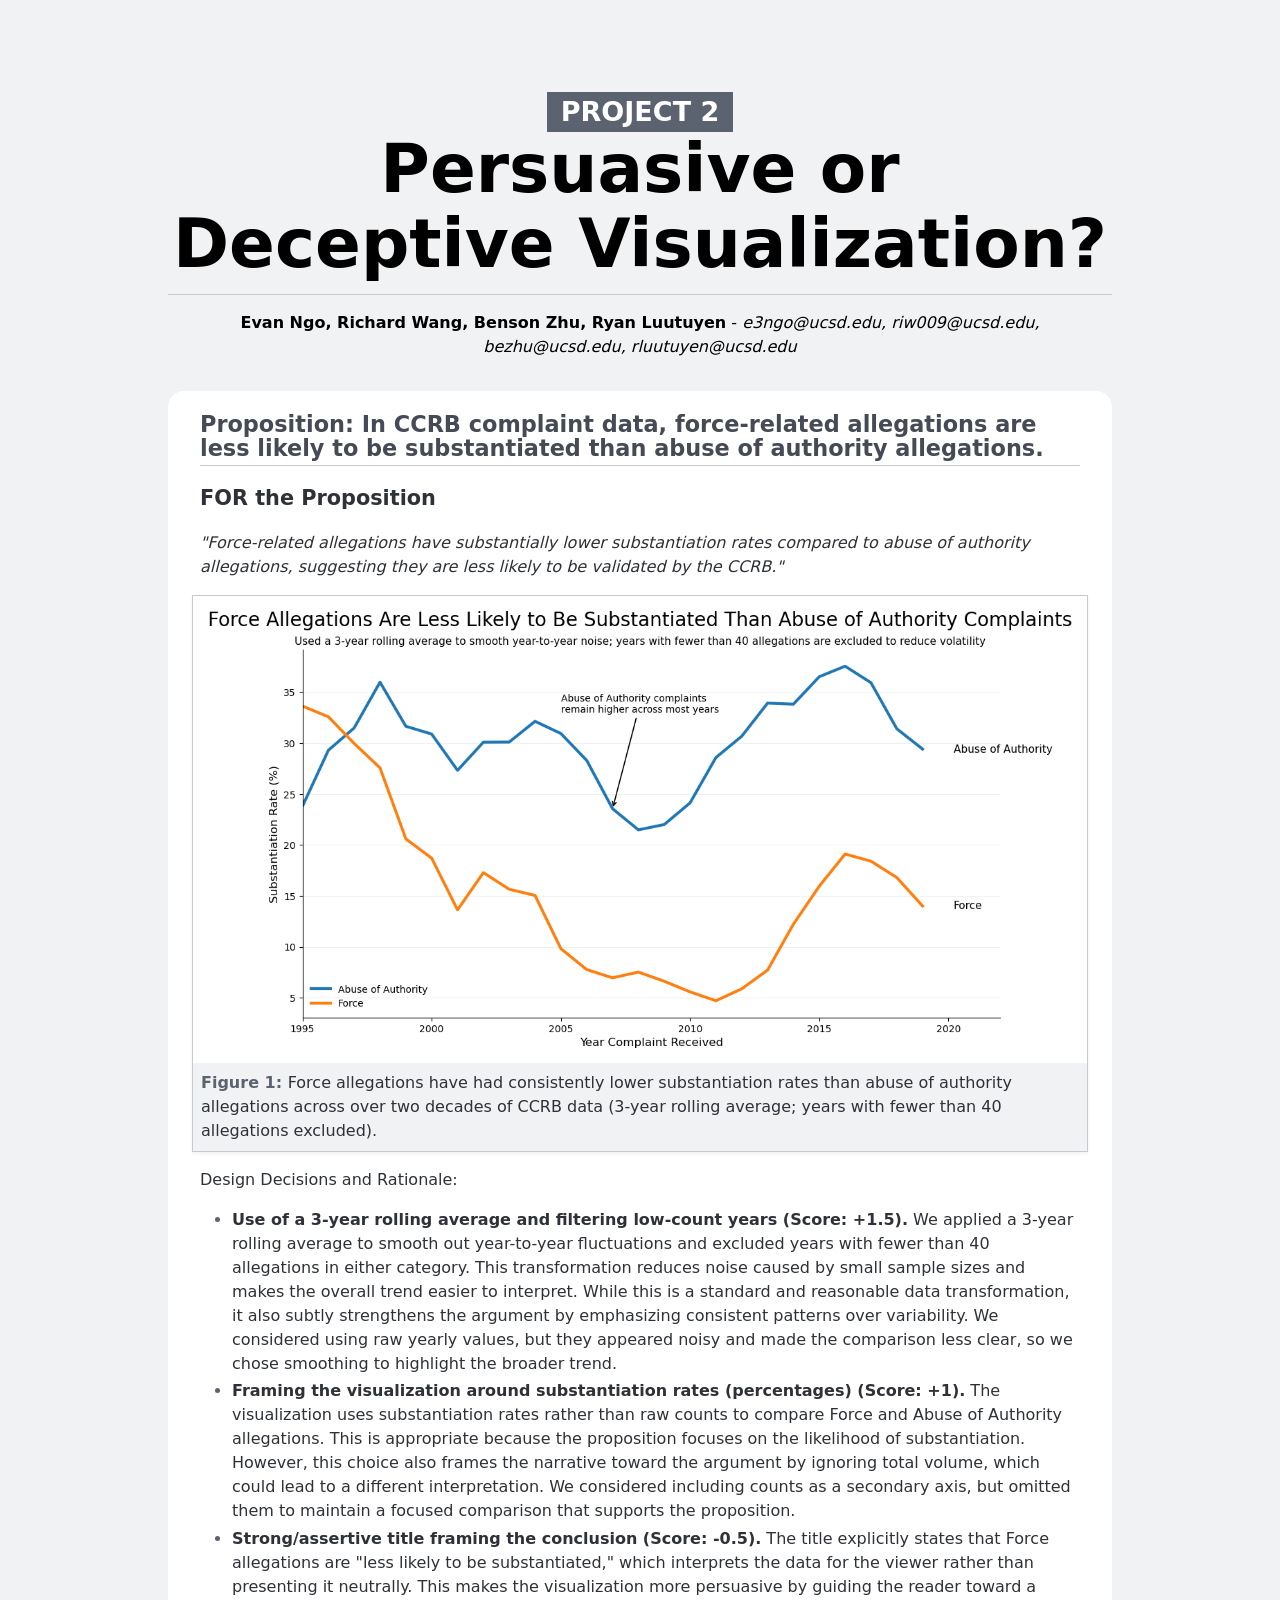
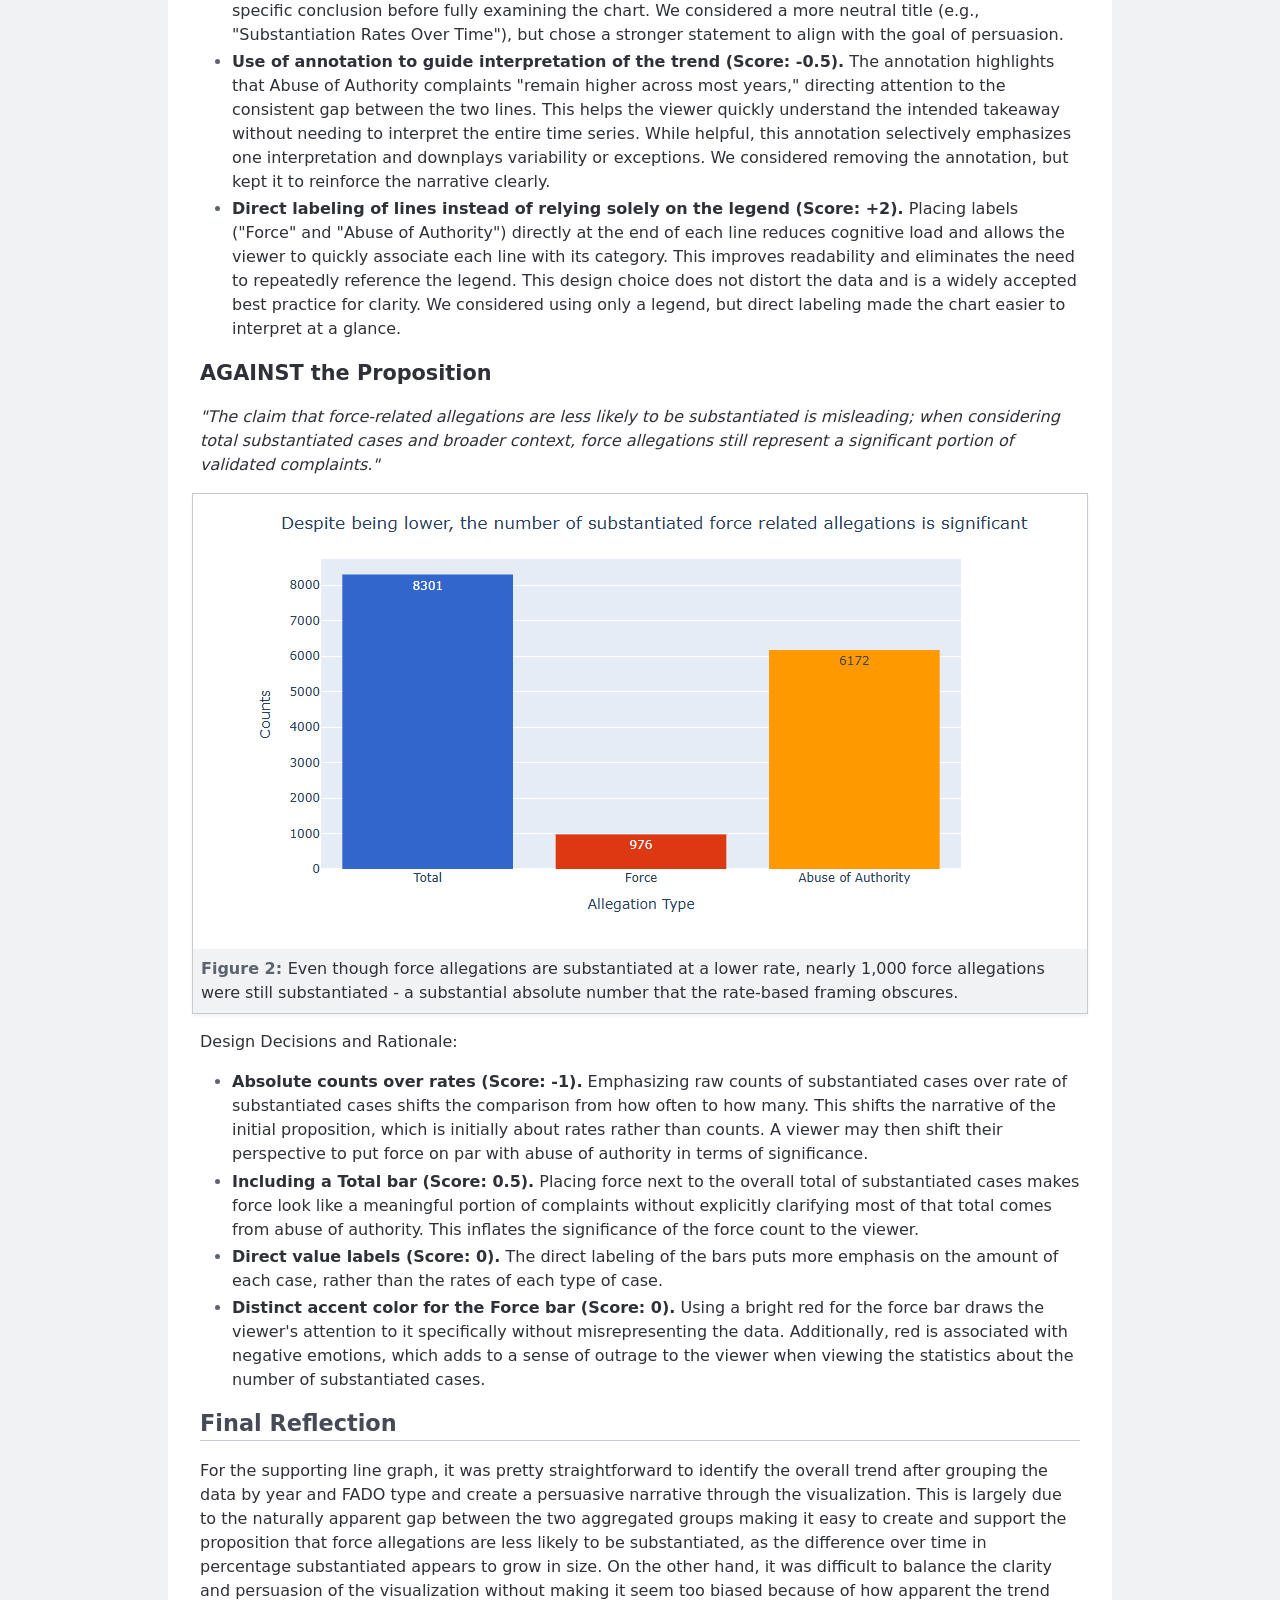
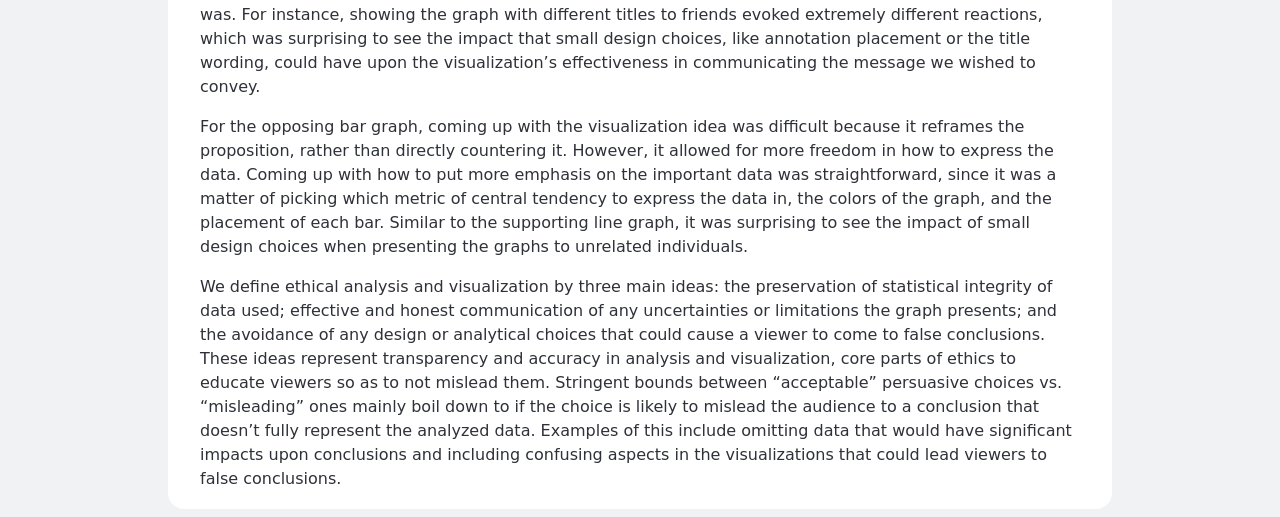
<file: index.html>
<!doctype html>
<html lang="en">
    <head>
        <title>Project 2 Report</title>
        <style>
            :root {
                --color-neutral-95: hsl(220 10% 95%);
                --color-neutral-90: hsl(220 10% 90%);
                --color-neutral-80: hsl(220 10% 80%);
                --color-neutral-70: hsl(220 10% 70%);
                --color-neutral-60: hsl(220 10% 60%);
                --color-neutral-50: hsl(220 10% 50%);
                --color-neutral-40: hsl(220 10% 40%);
                --color-neutral-30: hsl(220 10% 30%);
                --color-neutral-20: hsl(220 10% 20%);
                --color-neutral-10: hsl(220 10% 10%);
            }

            html {
                font: 100%/1.5 system-ui;
                counter-reset: figure;
                background: var(--color-neutral-95);
                max-width: min(75vw, 80em);
                margin: 0 auto;
            }

            /* Headings */

            h1,
            h2,
            h3,
            h4,
            h5,
            h6 {
                line-height: 1.1;
                font-weight: 600;
                text-wrap: balance;
            }

            h1,
            h2 {
                border-bottom: 1px solid var(--color-neutral-80);
                padding-bottom: 0.2em;
            }

            h1 {
                margin-block: 1em 0.5rem;
                font-size: clamp(2.5em, 150% + 2vh + 2vw, 10vmin);
                font-weight: 800;

                small {
                    display: block;
                    width: fit-content;
                    padding: 0.2em 0.5em;
                    margin-inline: auto;
                    color: white;
                    background: var(--color-neutral-40);
                    font-size: 40%;
                    text-transform: uppercase;
                    white-space: nowrap;
                }
            }

            h2 {
                font-size: 140%;
                color: var(--color-neutral-30);
                text-wrap: pretty;
            }

            h3 {
                font-size: 130%;
            }

            /* Lists */

            ul,
            ol {
                padding-inline-start: 2em;
            }

            li {
                &::marker {
                    color: var(--color-neutral-40);
                }

                + li {
                    margin-top: 0.2em;
                }
            }

            /* Sectioning elements */

            header {
                padding-block: 1em;
                text-align: center;
            }

            main {
                background: white;
                color: var(--color-neutral-20);
                border-radius: 1rem;
                padding: 0.1rem 2rem;
            }

            /* Images */

            img {
                max-width: 100%;
                height: auto;
                display: block;
                margin: 0 auto;
            }

            /* Figures */

            figure {
                margin: 1em 0;
                padding: 0.5rem;
                margin-inline: -0.5em;
                border: 1px solid var(--color-neutral-80);
                box-shadow: 0 0.1em 0.2em var(--color-neutral-95);
                text-align: center;
                background: white;

                > figcaption {
                    font: 500 75% var(--font-sans);
                    background: var(--color-neutral-95);
                    padding: 0.5rem;
                    margin: -0.5rem;
                    margin-top: 0.5rem;
                    counter-increment: figure;
                    text-align: left;

                    &::before {
                        content: "Figure " counter(figure) ": ";
                        font-weight: bold;
                        color: var(--color-neutral-40);
                    }

                    a:not(:hover, :focus, :active) {
                        color: inherit;
                        text-decoration: underline;
                        text-decoration-color: color-mix(
                            in lab,
                            currentColor,
                            transparent 70%
                        );
                    }
                }
            }
        </style>
    </head>

    <body>
        <header>
            <h1>
                <small>Project 2</small>
                Persuasive or Deceptive Visualization?
            </h1>

            <p>
                <strong>Evan Ngo, Richard Wang, Benson Zhu, Ryan Luutuyen</strong> -
                <em>e3ngo@ucsd.edu, riw009@ucsd.edu, bezhu@ucsd.edu, rluutuyen@ucsd.edu</em>
            </p>
        </header>

        <main>
            <h2>Proposition: In CCRB complaint data, force-related allegations are less likely to be substantiated than abuse of authority allegations.</h2>

            <section>
                <h3>FOR the Proposition</h3>

                <p><em>"Force-related allegations have substantially lower substantiation rates compared to abuse of authority allegations, suggesting they are less likely to be validated by the CCRB."</em></p>

                <figure>
                    <img src="support_vis.png" alt="Line chart showing 3-year rolling average substantiation rates for Force and Abuse of Authority allegations from 1995 to 2022, with Force consistently lower than Abuse of Authority." />
                    <figcaption>
                        Force allegations have had consistently lower substantiation rates than abuse of authority allegations across over two decades of CCRB data (3-year rolling average; years with fewer than 40 allegations excluded).
                    </figcaption>
                </figure>

                <p>Design Decisions and Rationale:</p>

                <ul>
                    <li>
                        <strong>Use of a 3-year rolling average and filtering low-count years (Score: +1.5).</strong> We applied a 3-year rolling average to smooth out year-to-year fluctuations and excluded years with fewer than 40 allegations in either category. This transformation reduces noise caused by small sample sizes and makes the overall trend easier to interpret. While this is a standard and reasonable data transformation, it also subtly strengthens the argument by emphasizing consistent patterns over variability. We considered using raw yearly values, but they appeared noisy and made the comparison less clear, so we chose smoothing to highlight the broader trend.
                    </li>
                    <li>
                        <strong>Framing the visualization around substantiation rates (percentages) (Score: +1).</strong> The visualization uses substantiation rates rather than raw counts to compare Force and Abuse of Authority allegations. This is appropriate because the proposition focuses on the likelihood of substantiation. However, this choice also frames the narrative toward the argument by ignoring total volume, which could lead to a different interpretation. We considered including counts as a secondary axis, but omitted them to maintain a focused comparison that supports the proposition.
                    </li>
                    <li>
                        <strong>Strong/assertive title framing the conclusion (Score: -0.5).</strong> The title explicitly states that Force allegations are "less likely to be substantiated," which interprets the data for the viewer rather than presenting it neutrally. This makes the visualization more persuasive by guiding the reader toward a specific conclusion before fully examining the chart. We considered a more neutral title (e.g., "Substantiation Rates Over Time"), but chose a stronger statement to align with the goal of persuasion.
                    </li>
                    <li>
                        <strong>Use of annotation to guide interpretation of the trend (Score: -0.5).</strong> The annotation highlights that Abuse of Authority complaints "remain higher across most years," directing attention to the consistent gap between the two lines. This helps the viewer quickly understand the intended takeaway without needing to interpret the entire time series. While helpful, this annotation selectively emphasizes one interpretation and downplays variability or exceptions. We considered removing the annotation, but kept it to reinforce the narrative clearly.
                    </li>
                    <li>
                        <strong>Direct labeling of lines instead of relying solely on the legend (Score: +2).</strong> Placing labels ("Force" and "Abuse of Authority") directly at the end of each line reduces cognitive load and allows the viewer to quickly associate each line with its category. This improves readability and eliminates the need to repeatedly reference the legend. This design choice does not distort the data and is a widely accepted best practice for clarity. We considered using only a legend, but direct labeling made the chart easier to interpret at a glance.
                    </li>
                </ul>
            </section>

            <section>
                <h3>AGAINST the Proposition</h3>

                <p><em>"The claim that force-related allegations are less likely to be substantiated is misleading; when considering total substantiated cases and broader context, force allegations still represent a significant portion of validated complaints."</em></p>

                <figure>
                    <img src="oppose_vis.png" alt="Bar chart showing total, Force, and Abuse of Authority substantiated allegation counts: 8301 total, 976 Force, 6172 Abuse of Authority." />
                    <figcaption>
                        Even though force allegations are substantiated at a lower rate, nearly 1,000 force allegations were still substantiated - a substantial absolute number that the rate-based framing obscures.
                    </figcaption>
                </figure>

                <p>Design Decisions and Rationale:</p>

                <ul>
                    <li>
                        <strong>Absolute counts over rates (Score: -1).</strong> Emphasizing raw counts of substantiated cases over rate of substantiated cases shifts the comparison from how often to how many. This shifts the narrative of the initial proposition, which is initially about rates rather than counts. A viewer may then shift their perspective to put force on par with abuse of authority in terms of significance.
                    </li>
                    <li>
                        <strong>Including a Total bar (Score: 0.5).</strong> Placing force next to the overall total of substantiated cases makes force look like a meaningful portion of complaints without explicitly clarifying most of that total comes from abuse of authority. This inflates the significance of the force count to the viewer.
                    </li>
                    <li>
                        <strong>Direct value labels (Score: 0).</strong> The direct labeling of the bars puts more emphasis on the amount of each case, rather than the rates of each type of case.
                    </li>
                    <li>
                        <strong>Distinct accent color for the Force bar (Score: 0).</strong> Using a bright red for the force bar draws the viewer's attention to it specifically without misrepresenting the data. Additionally, red is associated with negative emotions, which adds to a sense of outrage to the viewer when viewing the statistics about the number of substantiated cases.
                    </li>
                </ul>
            </section>

            <section>
                <h2>Final Reflection</h2>

                <p>
                    For the supporting line graph, it was pretty straightforward to identify the overall trend after grouping the data by year and FADO type and create a persuasive narrative through the visualization. This is largely due to the naturally apparent gap between the two aggregated groups making it easy to create and support the proposition that force allegations are less likely to be substantiated, as the difference over time in percentage substantiated appears to grow in size. On the other hand, it was difficult to balance the clarity and persuasion of the visualization without making it seem too biased because of how apparent the trend was. For instance, showing the graph with different titles to friends evoked extremely different reactions, which was surprising to see the impact that small design choices, like annotation placement or the title wording, could have upon the visualization’s effectiveness in communicating the message we wished to convey.
                </p>

                <p>
                    For the opposing bar graph, coming up with the visualization idea was difficult because it reframes the proposition, rather than directly countering it. However, it allowed for more freedom in how to express the data. Coming up with how to put more emphasis on the important data was straightforward, since it was a matter of picking which metric of central tendency to express the data in, the colors of the graph, and the placement of each bar. Similar to the supporting line graph, it was surprising to see the impact of small design choices when presenting the graphs to unrelated individuals.
                </p>

                <p>
                    We define ethical analysis and visualization by three main ideas: the preservation of statistical integrity of data used; effective and honest communication of any uncertainties or limitations the graph presents; and the avoidance of any design or analytical choices that could cause a viewer to come to false conclusions. These ideas represent transparency and accuracy in analysis and visualization, core parts of ethics to educate viewers so as to not mislead them. Stringent bounds between “acceptable” persuasive choices vs. “misleading” ones mainly boil down to if the choice is likely to mislead the audience to a conclusion that doesn’t fully represent the analyzed data. Examples of this include omitting data that would have significant impacts upon conclusions and including confusing aspects in the visualizations that could lead viewers to false conclusions. 
                </p>
            </section>
        </main>
    <script defer src="https://static.cloudflareinsights.com/beacon.min.js/v8c78df7c7c0f484497ecbca7046644da1771523124516" integrity="sha512-8DS7rgIrAmghBFwoOTujcf6D9rXvH8xm8JQ1Ja01h9QX8EzXldiszufYa4IFfKdLUKTTrnSFXLDkUEOTrZQ8Qg==" data-cf-beacon='{"version":"2024.11.0","token":"c822b88e119346678db149ed7b7721c9","r":1,"server_timing":{"name":{"cfCacheStatus":true,"cfEdge":true,"cfExtPri":true,"cfL4":true,"cfOrigin":true,"cfSpeedBrain":true},"location_startswith":null}}' crossorigin="anonymous"></script>
</body>
</html>
</file>
